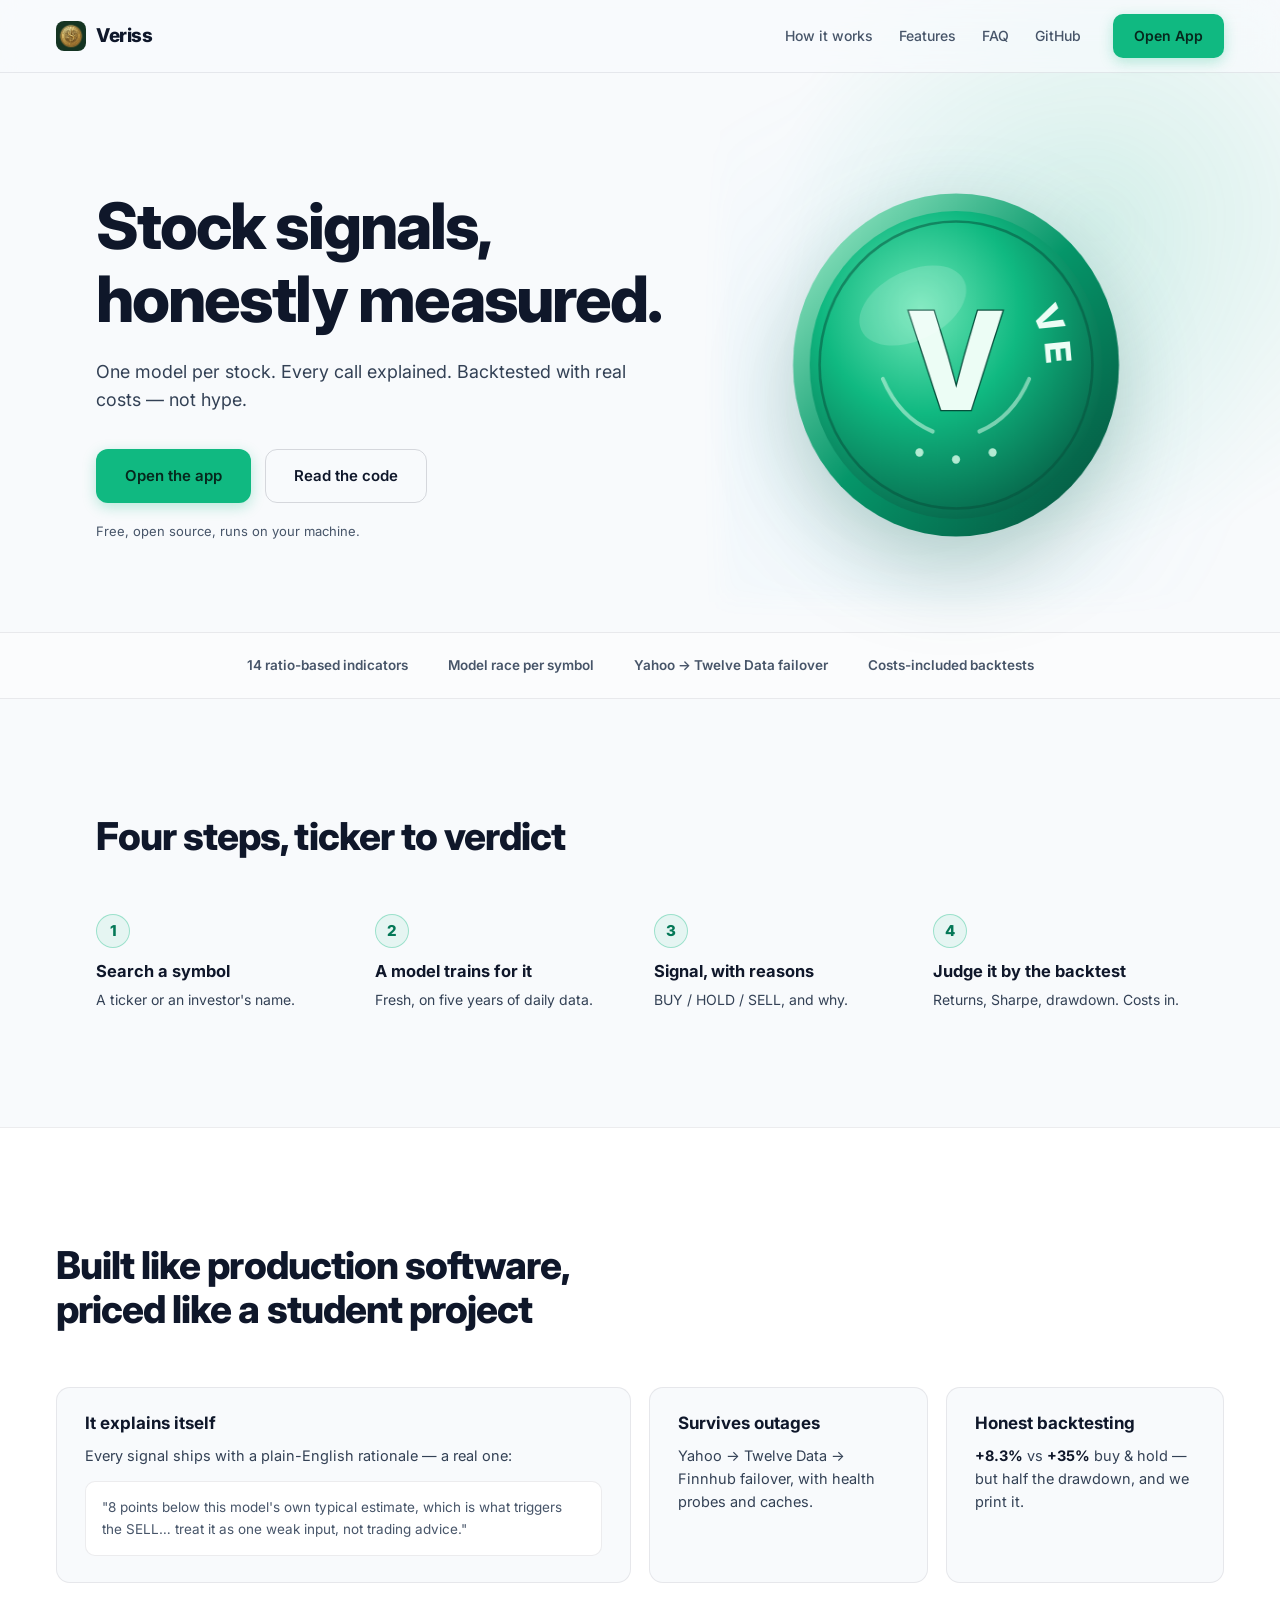
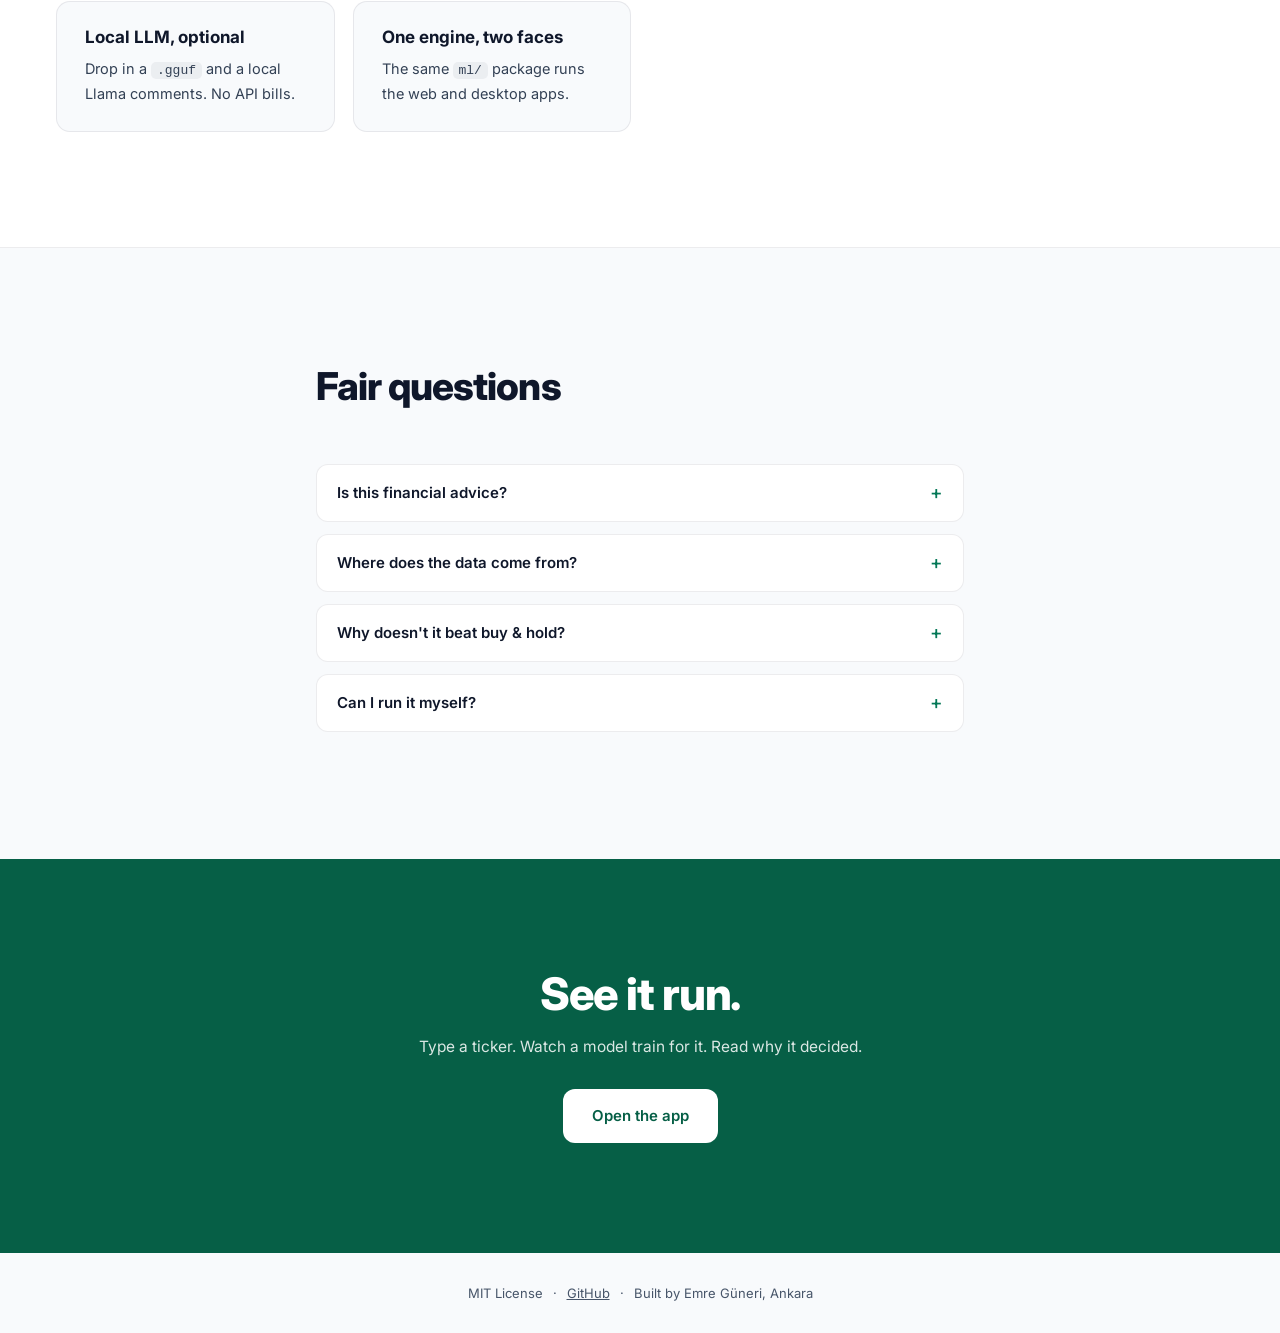
<file: web/static/index.html>
<!DOCTYPE html>
<html lang="en">
<head>
<meta charset="UTF-8">
<meta name="viewport" content="width=device-width, initial-scale=1.0">
<title>Veriss — ML stock signals, honestly measured</title>
<meta name="description" content="Veriss trains a model per stock, explains every BUY/HOLD/SELL in plain English, and backtests with transaction costs included.">
<link rel="preconnect" href="https://fonts.googleapis.com">
<link rel="preconnect" href="https://fonts.gstatic.com" crossorigin>
<link href="https://fonts.googleapis.com/css2?family=Inter:wght@400;500;600;700;800&display=swap" rel="stylesheet">
<link rel="stylesheet" href="landing.css">
</head>
<body>

<nav>
  <a class="nav-brand" href="/">
    <img src="greek_coin_logo.jpg" alt="Veriss coin logo">
    <span>Veriss</span>
  </a>
  <div class="nav-links">
    <a href="#how">How it works</a>
    <a href="#features">Features</a>
    <a href="#faq">FAQ</a>
    <a href="https://github.com/EmreGneri/Veriss-Stock-Analyzer" target="_blank" rel="noopener">GitHub</a>
  </div>
  <a class="btn btn-primary nav-cta" href="/app">Open App</a>
</nav>

<header class="hero">
  <div class="hero-copy">
    <h1>Stock signals, honestly&nbsp;measured.</h1>
    <p class="hero-sub">
      One model per stock. Every call explained. Backtested with real costs — not hype.
    </p>
    <div class="hero-ctas">
      <a class="btn btn-primary btn-lg" href="/app">Open the app</a>
      <a class="btn btn-ghost btn-lg" href="https://github.com/EmreGneri/Veriss-Stock-Analyzer" target="_blank" rel="noopener">Read the code</a>
    </div>
    <p class="hero-note">Free, open source, runs on your machine.</p>
  </div>

  <!-- İmzalık: mouse'a göre eğilen, yavaş dönen 3D Veriss parası -->
  <div class="coin-stage" aria-hidden="true">
    <div class="coin-float">
      <div class="coin-3d" id="coin">
        <svg class="coin-face front" viewBox="0 0 200 200" xmlns="http://www.w3.org/2000/svg">
          <defs>
            <radialGradient id="cf-field" cx="38%" cy="32%" r="75%">
              <stop offset="0" stop-color="#6ee7b7"/>
              <stop offset="0.45" stop-color="#10b981"/>
              <stop offset="1" stop-color="#065f46"/>
            </radialGradient>
            <linearGradient id="cf-rim" x1="0" y1="0" x2="1" y2="1">
              <stop offset="0" stop-color="#a7f3d0"/>
              <stop offset="0.5" stop-color="#059669"/>
              <stop offset="1" stop-color="#064e3b"/>
            </linearGradient>
            <path id="cf-toparc" d="M 46 100 A 54 54 0 0 1 154 100" fill="none"/>
          </defs>
          <circle cx="100" cy="100" r="98" fill="url(#cf-rim)"/>
          <circle cx="100" cy="100" r="88" fill="url(#cf-field)"/>
          <circle cx="100" cy="100" r="82" fill="none" stroke="#064e3b" stroke-width="1.5" opacity="0.5"/>
          <text class="coin-arc" x="100"><textPath href="#cf-toparc" startOffset="50%">VERISS</textPath></text>
          <text class="coin-mono" x="100" y="126">V</text>
          <g fill="#d1fae5" opacity="0.85">
            <circle cx="78" cy="150" r="2.4"/><circle cx="100" cy="154" r="2.4"/><circle cx="122" cy="150" r="2.4"/>
          </g>
          <path d="M56 108 q10 22 30 30" fill="none" stroke="#d1fae5" stroke-width="2.4" stroke-linecap="round" opacity="0.55"/>
          <path d="M144 108 q-10 22 -30 30" fill="none" stroke="#d1fae5" stroke-width="2.4" stroke-linecap="round" opacity="0.55"/>
          <ellipse cx="74" cy="66" rx="34" ry="20" fill="#ffffff" opacity="0.16" transform="rotate(-24 74 66)"/>
        </svg>
        <svg class="coin-face back" viewBox="0 0 200 200" xmlns="http://www.w3.org/2000/svg">
          <defs>
            <radialGradient id="cb-field" cx="38%" cy="32%" r="75%">
              <stop offset="0" stop-color="#6ee7b7"/>
              <stop offset="0.45" stop-color="#10b981"/>
              <stop offset="1" stop-color="#065f46"/>
            </radialGradient>
            <path id="cb-toparc" d="M 40 100 A 60 60 0 0 1 160 100" fill="none"/>
          </defs>
          <circle cx="100" cy="100" r="98" fill="url(#cf-rim)"/>
          <circle cx="100" cy="100" r="88" fill="url(#cb-field)"/>
          <circle cx="100" cy="100" r="82" fill="none" stroke="#064e3b" stroke-width="1.5" opacity="0.5"/>
          <text class="coin-arc small" x="100"><textPath href="#cb-toparc" startOffset="50%">HONESTLY MEASURED</textPath></text>
          <text class="coin-mono" x="100" y="122">$</text>
          <path d="M64 150 L82 140 L100 145 L118 132 L136 138" fill="none" stroke="#d1fae5" stroke-width="2.6" stroke-linecap="round" stroke-linejoin="round" opacity="0.7"/>
          <ellipse cx="74" cy="66" rx="34" ry="20" fill="#ffffff" opacity="0.16" transform="rotate(-24 74 66)"/>
        </svg>
      </div>
    </div>
  </div>
</header>

<section class="facts" aria-label="Technical facts">
  <span>14 ratio-based indicators</span>
  <span>Model race per symbol</span>
  <span>Yahoo → Twelve Data failover</span>
  <span>Costs-included backtests</span>
</section>

<section class="how" id="how">
  <h2>Four steps, ticker to verdict</h2>
  <ol class="steps">
    <li>
      <span class="step-n">1</span>
      <h3>Search a symbol</h3>
      <p>A ticker or an investor's name.</p>
    </li>
    <li>
      <span class="step-n">2</span>
      <h3>A model trains for it</h3>
      <p>Fresh, on five years of daily data.</p>
    </li>
    <li>
      <span class="step-n">3</span>
      <h3>Signal, with reasons</h3>
      <p>BUY / HOLD / SELL, and why.</p>
    </li>
    <li>
      <span class="step-n">4</span>
      <h3>Judge it by the backtest</h3>
      <p>Returns, Sharpe, drawdown. Costs in.</p>
    </li>
  </ol>
</section>

<section class="features" id="features">
  <h2>Built like production software,<br>priced like a student project</h2>

  <div class="bento">
    <article class="tile tile-wide">
      <h3>It explains itself</h3>
      <p>Every signal ships with a plain-English rationale — a real one:</p>
      <blockquote>
        "8 points below this model's own typical estimate, which is what
        triggers the SELL… treat it as one weak input, not trading advice."
      </blockquote>
    </article>

    <article class="tile">
      <h3>Survives outages</h3>
      <p>Yahoo → Twelve Data → Finnhub failover, with health probes and caches.</p>
    </article>

    <article class="tile">
      <h3>Honest backtesting</h3>
      <p class="stat-line"><strong>+8.3%</strong> vs <strong>+35%</strong> buy&nbsp;&amp;&nbsp;hold — but half the drawdown, and we print it.</p>
    </article>

    <article class="tile">
      <h3>Local LLM, optional</h3>
      <p>Drop in a <code>.gguf</code> and a local Llama comments. No API bills.</p>
    </article>

    <article class="tile">
      <h3>One engine, two faces</h3>
      <p>The same <code>ml/</code> package runs the web and desktop apps.</p>
    </article>
  </div>
</section>

<section class="faq" id="faq">
  <h2>Fair questions</h2>
  <details>
    <summary>Is this financial advice?</summary>
    <p>No. It's an educational tool. The model's test accuracy hovers around
    50% — barely above coin-flip, which is normal for daily price data. Veriss
    tells you that on every result instead of hiding it.</p>
  </details>
  <details>
    <summary>Where does the data come from?</summary>
    <p>Prices from Yahoo Finance with automatic Twelve Data failover; company
    fundamentals from Yahoo with Finnhub failover; investor portfolios scraped
    from Dataroma. Everything is cached daily on disk.</p>
  </details>
  <details>
    <summary>Why doesn't it beat buy &amp; hold?</summary>
    <p>Because almost nothing does with daily technical data — and tools that
    claim otherwise are selling you something. Veriss's value is a leak-free
    pipeline: chronological splits, next-day execution, costs included.</p>
  </details>
  <details>
    <summary>Can I run it myself?</summary>
    <p>Yes — it's MIT-licensed Python. Clone the repo, <code>pip install -r
    requirements.txt</code>, add two free API keys, and both the web and
    desktop apps run locally.</p>
  </details>
</section>

<section class="cta-band">
  <h2>See it run.</h2>
  <p>Type a ticker. Watch a model train for it. Read why it decided.</p>
  <a class="btn btn-invert btn-lg" href="/app">Open the app</a>
</section>

<footer>
  <span>MIT License</span>
  <span class="foot-sep" aria-hidden="true">·</span>
  <a href="https://github.com/EmreGneri/Veriss-Stock-Analyzer" target="_blank" rel="noopener">GitHub</a>
  <span class="foot-sep" aria-hidden="true">·</span>
  <span>Built by Emre Güneri, Ankara</span>
</footer>

<script>
  // 3D para: yavaş otomatik dönüş (Y ekseni) + imlece göre eğilme (X/Y).
  // Hedef açılara doğru yumuşak lerp; her kare requestAnimationFrame.
  (function () {
    const coin = document.getElementById("coin");
    if (!coin) return;
    const reduce = window.matchMedia("(prefers-reduced-motion: reduce)").matches;

    let targetX = 0, targetY = 0, curX = 0, curY = -18, autoY = 0;

    window.addEventListener("pointermove", function (e) {
      const nx = e.clientX / window.innerWidth - 0.5;   // -0.5 .. 0.5
      const ny = e.clientY / window.innerHeight - 0.5;
      targetY = nx * 55;    // yatay imleç → Y ekseni eğim
      targetX = -ny * 32;   // dikey imleç → X ekseni eğim
    }, { passive: true });

    if (reduce) {
      coin.style.transform = "rotateX(6deg) rotateY(-18deg)";
      return;
    }

    (function frame() {
      autoY += 0.28;                       // sürekli yavaş dönüş
      curX += (targetX - curX) * 0.08;     // yumuşak takip
      curY += (targetY - curY) * 0.08;
      coin.style.transform =
        "rotateX(" + curX.toFixed(2) + "deg) rotateY(" + (curY + autoY).toFixed(2) + "deg)";
      requestAnimationFrame(frame);
    })();
  })();
</script>

</body>
</html>
</file>
<file: web/static/landing.css>
/* Veriss landing — aynı kimlik: beyaz/açık gri zemin, zümrüt vurgu, seçici cam.
   Uygulamanın style.css'inden bağımsızdır; landing kendi ritmini taşır. */

:root {
  --bg: #f8fafc;
  --ink: #0f172a;
  --body: #334155;
  --dim: #475569;
  --border: rgba(15, 23, 42, 0.08);
  --primary: #10b981;
  --primary-deep: #047857;
  --primary-band: #065f46;
  --primary-bg: rgba(16, 185, 129, 0.08);
  --radius: 14px;
  --ease-out: cubic-bezier(0.22, 1, 0.36, 1);
  /* z katmanları: nav < (ileride) modal < toast */
  --z-nav: 10;
}

* { margin: 0; padding: 0; box-sizing: border-box; }

html { scroll-behavior: smooth; }

body {
  background: var(--bg);
  color: var(--ink);
  font-family: "Inter", system-ui, sans-serif;
  line-height: 1.6;
  -webkit-font-smoothing: antialiased;
  overflow-x: hidden;
}

h1, h2, h3 { text-wrap: balance; line-height: 1.15; }
p { text-wrap: pretty; }

/* ---------------- Nav ---------------- */

nav {
  position: sticky;
  top: 0;
  z-index: var(--z-nav);
  display: flex;
  align-items: center;
  gap: 32px;
  padding: 14px clamp(20px, 5vw, 56px);
  background: rgba(248, 250, 252, 0.72);
  backdrop-filter: blur(16px) saturate(160%);
  -webkit-backdrop-filter: blur(16px) saturate(160%);
  border-bottom: 1px solid var(--border);
}

.nav-brand {
  display: flex;
  align-items: center;
  gap: 10px;
  text-decoration: none;
  color: var(--ink);
  font-weight: 800;
  font-size: 19px;
  letter-spacing: -0.02em;
}

.nav-brand img {
  width: 30px;
  height: 30px;
  border-radius: 8px;
  object-fit: cover;
}

.nav-links {
  display: flex;
  gap: 26px;
  margin-left: auto;
}

.nav-links a {
  color: var(--dim);
  text-decoration: none;
  font-size: 14px;
  font-weight: 500;
  transition: color 0.15s;
}

.nav-links a:hover { color: var(--ink); }

/* ---------------- Buttons ---------------- */

.btn {
  display: inline-flex;
  align-items: center;
  justify-content: center;
  border: 1px solid transparent;
  border-radius: 10px;
  font-family: inherit;
  font-size: 14px;
  font-weight: 600;
  padding: 10px 20px;
  text-decoration: none;
  cursor: pointer;
  transition: transform 0.15s var(--ease-out), background 0.15s, box-shadow 0.15s;
}

.btn-lg { padding: 14px 28px; font-size: 15px; border-radius: 12px; }

.btn-primary {
  background: var(--primary);
  color: #06281d;
  box-shadow: 0 4px 14px rgba(16, 185, 129, 0.28);
}

.btn-primary:hover {
  background: var(--primary-deep);
  color: #fff;
  transform: translateY(-1px);
  box-shadow: 0 6px 20px rgba(16, 185, 129, 0.35);
}

.btn-ghost {
  background: transparent;
  border-color: rgba(15, 23, 42, 0.15);
  color: var(--ink);
}

.btn-ghost:hover { background: rgba(15, 23, 42, 0.04); }

.btn-invert {
  background: #fff;
  color: var(--primary-band);
}

.btn-invert:hover { transform: translateY(-1px); box-shadow: 0 8px 24px rgba(0, 0, 0, 0.18); }

a:focus-visible, button:focus-visible, summary:focus-visible {
  outline: 2px solid var(--primary);
  outline-offset: 2px;
}

/* ---------------- Hero ---------------- */

.hero {
  position: relative;
  display: grid;
  grid-template-columns: minmax(0, 1.1fr) minmax(0, 0.9fr);
  gap: clamp(32px, 6vw, 80px);
  align-items: center;
  max-width: 1200px;
  margin: 0 auto;
  padding: clamp(56px, 9vw, 120px) clamp(20px, 5vw, 56px) clamp(48px, 7vw, 96px);
}

.hero::before {
  content: '';
  position: absolute;
  inset: -20% -10% auto auto;
  width: 640px;
  height: 640px;
  background:
    radial-gradient(circle at 60% 40%, rgba(16, 185, 129, 0.14), transparent 60%),
    radial-gradient(circle at 30% 70%, rgba(56, 189, 248, 0.07), transparent 55%);
  filter: blur(10px);
  pointer-events: none;
  z-index: -1;
}

.hero h1 {
  font-size: clamp(2.4rem, 5.2vw, 4rem);
  font-weight: 800;
  letter-spacing: -0.03em;
  animation: lift 0.6s var(--ease-out) both;
}

.hero-sub {
  margin-top: 22px;
  font-size: clamp(1.02rem, 1.4vw, 1.15rem);
  color: var(--body);
  max-width: 54ch;
  animation: lift 0.6s var(--ease-out) 0.08s both;
}

.hero-ctas {
  display: flex;
  flex-wrap: wrap;
  gap: 14px;
  margin-top: 34px;
  animation: lift 0.6s var(--ease-out) 0.16s both;
}

.hero-note {
  margin-top: 18px;
  font-size: 13px;
  color: var(--dim);
  animation: lift 0.6s var(--ease-out) 0.22s both;
}

@keyframes lift {
  from { opacity: 0; transform: translateY(14px); }
  to   { opacity: 1; transform: translateY(0); }
}

/* Hero coin: mouse'a göre eğilen, yavaş dönen 3D metalik para */

.coin-stage {
  perspective: 900px;
  display: flex;
  flex-direction: column;
  align-items: center;
  justify-content: center;
  gap: 18px;
  animation: lift 0.7s var(--ease-out) 0.2s both;
}

.coin-float { animation: coinBob 6s ease-in-out infinite; }

@keyframes coinBob {
  0%, 100% { transform: translateY(0); }
  50%      { transform: translateY(-14px); }
}

.coin-3d {
  width: clamp(230px, 30vw, 350px);
  aspect-ratio: 1;
  position: relative;
  transform-style: preserve-3d;
  will-change: transform;
  filter: drop-shadow(0 30px 42px rgba(6, 95, 70, 0.28));
  cursor: grab;
}

.coin-face {
  position: absolute;
  inset: 0;
  width: 100%;
  height: 100%;
  backface-visibility: hidden;
  -webkit-backface-visibility: hidden;
}

.coin-face.back { transform: rotateY(180deg); }

.coin-arc {
  fill: #ecfdf5;
  font-size: 21px;
  font-weight: 800;
  letter-spacing: 0.14em;
  text-anchor: middle;
}

.coin-arc.small { font-size: 13.5px; letter-spacing: 0.1em; }

.coin-mono {
  fill: #ecfdf5;
  font-size: 78px;
  font-weight: 800;
  text-anchor: middle;
  paint-order: stroke;
  stroke: #064e3b;
  stroke-width: 1.5px;
}

.coin-hint {
  font-size: 12px;
  font-weight: 500;
  letter-spacing: 0.04em;
  color: var(--dim);
  text-transform: lowercase;
  opacity: 0.7;
}

/* ---------------- Fact strip ---------------- */

.facts {
  display: flex;
  flex-wrap: wrap;
  justify-content: center;
  gap: 12px 40px;
  padding: 22px clamp(20px, 5vw, 56px);
  border-top: 1px solid var(--border);
  border-bottom: 1px solid var(--border);
  background: rgba(255, 255, 255, 0.55);
  font-size: 13.5px;
  font-weight: 600;
  color: var(--dim);
}

/* ---------------- How it works ---------------- */

.how {
  max-width: 1200px;
  margin: 0 auto;
  padding: clamp(64px, 9vw, 120px) clamp(20px, 5vw, 56px);
}

.how h2, .features h2, .faq h2 {
  font-size: clamp(1.7rem, 3.2vw, 2.4rem);
  font-weight: 800;
  letter-spacing: -0.025em;
  margin-bottom: clamp(36px, 5vw, 56px);
}

.steps {
  list-style: none;
  display: grid;
  grid-template-columns: repeat(auto-fit, minmax(230px, 1fr));
  gap: 36px 28px;
  counter-reset: none;
}

.step-n {
  display: inline-flex;
  align-items: center;
  justify-content: center;
  width: 34px;
  height: 34px;
  border-radius: 50%;
  background: var(--primary-bg);
  border: 1px solid rgba(16, 185, 129, 0.35);
  color: var(--primary-deep);
  font-weight: 800;
  font-size: 15px;
  margin-bottom: 14px;
}

.steps h3 { font-size: 16.5px; font-weight: 700; margin-bottom: 8px; }

.steps p { font-size: 14px; color: var(--body); }

/* ---------------- Features (bento) ---------------- */

.features {
  background: #fff;
  border-top: 1px solid var(--border);
  border-bottom: 1px solid var(--border);
}

.features > * {
  max-width: 1200px;
  margin-left: auto;
  margin-right: auto;
}

.features {
  padding: clamp(64px, 9vw, 120px) clamp(20px, 5vw, 56px);
}

.bento {
  display: grid;
  grid-template-columns: repeat(auto-fit, minmax(270px, 1fr));
  gap: 18px;
}

.tile {
  background: var(--bg);
  border: 1px solid var(--border);
  border-radius: var(--radius);
  padding: 26px 28px;
  transition: border-color 0.2s, box-shadow 0.2s;
}

.tile:hover {
  border-color: rgba(16, 185, 129, 0.35);
  box-shadow: 0 10px 30px rgba(16, 185, 129, 0.07);
}

.tile-wide { grid-column: span 2; }

.tile h3 { font-size: 17px; font-weight: 700; margin-bottom: 10px; }

.tile p { font-size: 14.5px; color: var(--body); }

.tile blockquote {
  margin-top: 14px;
  font-size: 13.5px;
  line-height: 1.65;
  color: var(--dim);
  background: #fff;
  border: 1px solid var(--border);
  border-radius: 10px;
  padding: 14px 16px;
}

.tile code {
  font-family: Consolas, ui-monospace, monospace;
  font-size: 13px;
  background: rgba(15, 23, 42, 0.05);
  border-radius: 5px;
  padding: 1px 6px;
}

.stat-line strong { color: var(--ink); }

/* ---------------- FAQ ---------------- */

.faq {
  max-width: 760px;
  margin: 0 auto;
  padding: clamp(64px, 9vw, 120px) clamp(20px, 5vw, 56px);
}

.faq details {
  border: 1px solid var(--border);
  border-radius: 12px;
  background: #fff;
  margin-bottom: 12px;
  overflow: hidden;
}

.faq summary {
  list-style: none;
  cursor: pointer;
  font-weight: 600;
  font-size: 15px;
  padding: 16px 20px;
  position: relative;
  transition: background 0.15s;
}

.faq summary::-webkit-details-marker { display: none; }

.faq summary::after {
  content: '+';
  position: absolute;
  right: 20px;
  top: 50%;
  transform: translateY(-50%);
  font-weight: 500;
  font-size: 19px;
  color: var(--primary-deep);
  transition: transform 0.2s var(--ease-out);
}

.faq details[open] summary::after { transform: translateY(-50%) rotate(45deg); }

.faq summary:hover { background: rgba(15, 23, 42, 0.025); }

.faq details p {
  padding: 0 20px 18px;
  font-size: 14.5px;
  color: var(--body);
  max-width: 68ch;
}

/* ---------------- CTA band ---------------- */

.cta-band {
  background: var(--primary-band);
  color: #fff;
  text-align: center;
  padding: clamp(64px, 9vw, 110px) clamp(20px, 5vw, 56px);
}

.cta-band h2 {
  font-size: clamp(1.9rem, 3.6vw, 2.8rem);
  font-weight: 800;
  letter-spacing: -0.025em;
}

.cta-band p {
  margin: 14px auto 30px;
  font-size: 15.5px;
  color: rgba(255, 255, 255, 0.85);
  max-width: 46ch;
}

/* ---------------- Footer ---------------- */

footer {
  display: flex;
  flex-wrap: wrap;
  justify-content: center;
  gap: 10px;
  padding: 30px 20px;
  font-size: 13px;
  color: var(--dim);
}

footer a { color: var(--dim); }
footer a:hover { color: var(--ink); }

/* ---------------- Responsive ---------------- */

@media (max-width: 960px) {
  .hero { grid-template-columns: 1fr; }
  .coin-stage { order: -1; }
  .tile-wide { grid-column: span 1; }
}

@media (max-width: 720px) {
  .nav-links { display: none; }
  nav { gap: 0; justify-content: space-between; }
}

/* ---------------- Reduced motion ---------------- */

@media (prefers-reduced-motion: reduce) {
  html { scroll-behavior: auto; }
  .hero h1, .hero-sub, .hero-ctas, .hero-note, .coin-stage {
    animation: none;
  }
  .coin-float { animation: none; }
  .btn, .faq summary::after { transition: none; }
}
</file>
